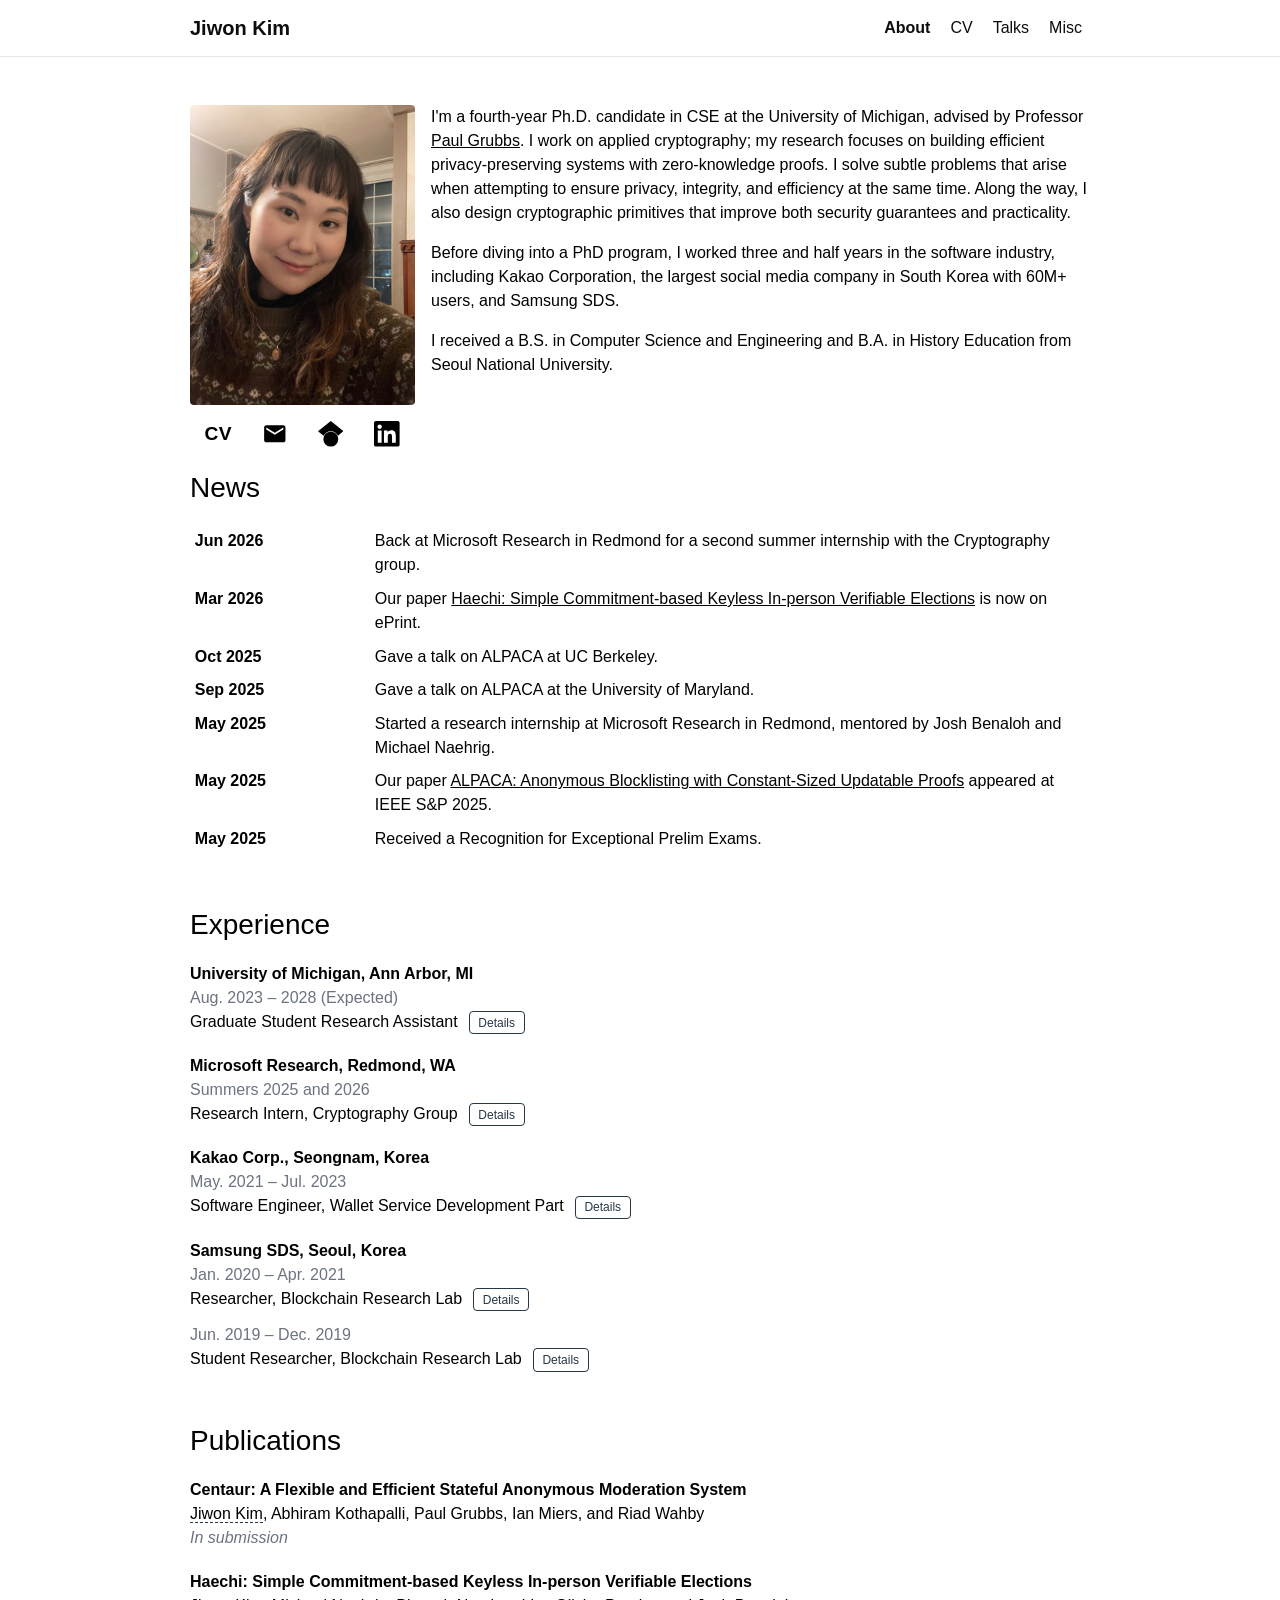
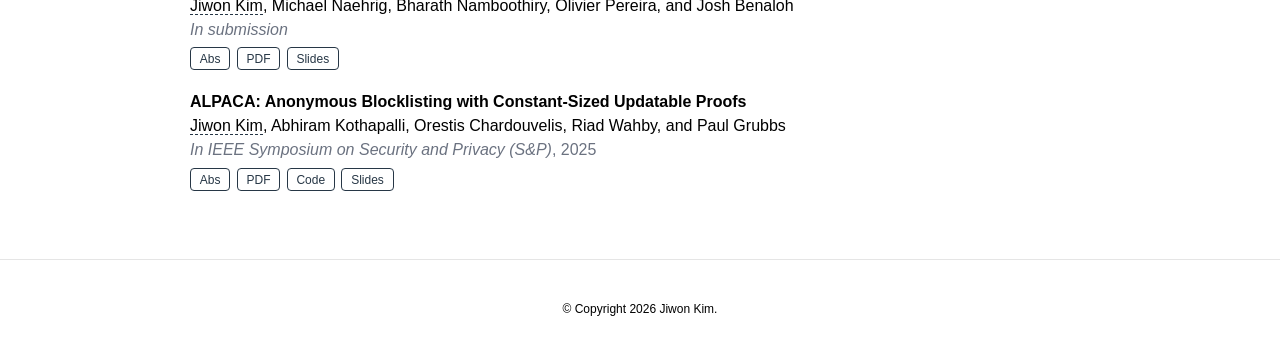
<file: index.html>
<!DOCTYPE html>
<html lang="en">
<head>
  <meta charset="utf-8">
  <meta name="viewport" content="width=device-width, initial-scale=1">
  <title>Jiwon Kim</title>
  <meta name="author" content="Jiwon Kim">
  <meta name="description" content="Jiwon Kim is a Ph.D. candidate in Computer Science and Engineering at the University of Michigan working on applied cryptography and zero-knowledge proofs.">
  <link rel="canonical" href="https://jiwonkim-park.github.io/">
  <link rel="stylesheet" href="style.css">
</head>
<body>

  <header>
    <nav class="navbar" aria-label="Main navigation">
      <div class="container">
        <a class="navbar-brand" href="index.html">Jiwon Kim</a>
        <ul class="navbar-nav">
          <li><a class="active" href="index.html" aria-current="page">About</a></li>
          <li><a href="cv.html">CV</a></li>
          <li><a href="talks.html">Talks</a></li>
          <li><a href="misc.html">Misc</a></li>
        </ul>
      </div>
    </nav>
  </header>

  <main class="container">
    <article>

      <div class="profile">
        <figure>
          <img src="jiwon_kim_casual_web.jpeg" alt="Photo of Jiwon Kim" width="800" height="1067" loading="eager">
        </figure>
        <div class="profile-social">
          <div class="contact-icons">
            <a href="cv.pdf" title="CV" aria-label="CV" target="_blank" rel="noopener">
              <span class="cv-text" aria-hidden="true">CV</span>
            </a>
            <a href="mailto:jiwonkp@umich.edu" title="Email" aria-label="Email">
              <svg viewBox="0 0 24 24" aria-hidden="true"><path d="M20 4H4c-1.1 0-1.99.9-1.99 2L2 18c0 1.1.9 2 2 2h16c1.1 0 2-.9 2-2V6c0-1.1-.9-2-2-2zm0 4l-8 5-8-5V6l8 5 8-5v2z"/></svg>
            </a>
            <a href="https://scholar.google.com/citations?user=R3R0p5MAAAAJ&amp;hl=en" title="Google Scholar" aria-label="Google Scholar" target="_blank" rel="noopener">
              <svg viewBox="0 0 24 24" aria-hidden="true"><path d="M5.242 13.769L0 9.5 12 0l12 9.5-5.242 4.269C17.548 11.249 14.978 9.5 12 9.5c-2.977 0-5.548 1.748-6.758 4.269zM12 10a7 7 0 1 0 0 14 7 7 0 0 0 0-14z"/></svg>
            </a>
            <a href="https://www.linkedin.com/in/jiwonkim-park/" title="LinkedIn" aria-label="LinkedIn" target="_blank" rel="noopener">
              <svg viewBox="0 0 24 24" aria-hidden="true"><path d="M20.447 20.452h-3.554v-5.569c0-1.328-.027-3.037-1.852-3.037-1.853 0-2.136 1.445-2.136 2.939v5.667H9.351V9h3.414v1.561h.046c.477-.9 1.637-1.85 3.37-1.85 3.601 0 4.267 2.37 4.267 5.455v6.286zM5.337 7.433c-1.144 0-2.063-.926-2.063-2.065 0-1.138.92-2.063 2.063-2.063 1.14 0 2.064.925 2.064 2.063 0 1.139-.925 2.065-2.064 2.065zm1.782 13.019H3.555V9h3.564v11.452zM22.225 0H1.771C.792 0 0 .774 0 1.729v20.542C0 23.227.792 24 1.771 24h20.451C23.2 24 24 23.227 24 22.271V1.729C24 .774 23.2 0 22.222 0h.003z"/></svg>
            </a>
          </div>
        </div>
      </div>

      <div class="about-text">
        <p>
          I'm a fourth-year Ph.D. candidate in CSE at the University of Michigan, advised by Professor <a href="https://web.eecs.umich.edu/~paulgrub/">Paul Grubbs</a>.
          I work on applied cryptography; my research focuses on building efficient privacy-preserving systems with zero-knowledge proofs. I solve subtle problems that arise when attempting to ensure privacy, integrity, and efficiency at the same time. Along the way, I also design cryptographic primitives that improve both security guarantees and practicality.
        </p>
        <p>
          Before diving into a PhD program, I worked three and half years in the software industry, including Kakao Corporation, the largest social media company in South Korea with 60M+ users, and Samsung SDS.
        </p>
        <p>
          I received a B.S. in Computer Science and Engineering and B.A. in History Education from Seoul National University.
        </p>
      </div>

      <section class="about-news" aria-labelledby="news-heading">
        <h2 id="news-heading">News</h2>
        <div class="news">
          <div class="table-responsive">
            <table>
              <!-- Newest first. To add an item, copy a <tr> block to the top. -->
              <tr>
                <th scope="row">Jun 2026</th>
                <td>Back at Microsoft Research in Redmond for a second summer internship with the Cryptography group.</td>
              </tr>
              <tr>
                <th scope="row">Mar 2026</th>
                <td>Our paper <a href="https://eprint.iacr.org/2026/613">Haechi: Simple Commitment-based Keyless In-person Verifiable Elections</a> is now on ePrint.</td>
              </tr>
              <tr>
                <th scope="row">Oct 2025</th>
                <td>Gave a talk on ALPACA at UC Berkeley.</td>
              </tr>
              <tr>
                <th scope="row">Sep 2025</th>
                <td>Gave a talk on ALPACA at the University of Maryland.</td>
              </tr>
              <tr>
                <th scope="row">May 2025</th>
                <td>Started a research internship at Microsoft Research in Redmond, mentored by Josh Benaloh and Michael Naehrig.</td>
              </tr>
              <tr>
                <th scope="row">May 2025</th>
                <td>Our paper <a href="https://ia.cr/2025/767">ALPACA: Anonymous Blocklisting with Constant-Sized Updatable Proofs</a> appeared at IEEE S&amp;P 2025.</td>
              </tr>
              <tr>
                <th scope="row">May 2025</th>
                <td>Received a Recognition for Exceptional Prelim Exams.</td>
              </tr>
            </table>
          </div>
        </div>
      </section>

      <section class="about-experience" aria-labelledby="experience-heading">
        <h2 id="experience-heading">Experience</h2>

        <div class="entry">
          <div class="title">University of Michigan, Ann Arbor, MI</div>
          <div class="meta">Aug. 2023 &ndash; 2028 (Expected)</div>
          <div class="role">Graduate Student Research Assistant <button type="button" class="btn-sm details-toggle" aria-expanded="false" aria-controls="exp-umich">Details</button></div>
          <div class="details" id="exp-umich">
            <ul>
              <li>Built two anonymous moderation systems: (a) ALPACA achieves O(1) proof size and verifier time by designing an unlinkable variant of Incremental Verifiable Computation (IVC); (b) Centaur achieves optimal prover time across usage patterns by enabling dynamic verifiable user-server state synchronization via Non-uniform IVC; 630x speedup on the median Wikipedia workload.</li>
              <li>Formalized security definitions with security games; proved security with non-trivial game hops and reductions.</li>
            </ul>
          </div>
        </div>

        <div class="entry">
          <div class="title">Microsoft Research, Redmond, WA</div>
          <div class="meta">Summers 2025 and 2026</div>
          <div class="role">Research Intern, Cryptography Group <button type="button" class="btn-sm details-toggle" aria-expanded="false" aria-controls="exp-msr">Details</button></div>
          <div class="details" id="exp-msr">
            <p>Mentors: Josh Benaloh (2025&ndash;2026) and Michael Naehrig (2025)</p>
            <ul>
              <li>(2025) Developed a new zero-knowledge proof scheme that proves a ballot satisfies a voting rule based on the compressed-Sigma technique, enabling a new design of verifiable election with vector commitments.</li>
              <li>(2025) For a voting with 1M voters and 100 candidates, reduced the bulletin board size from 120GB (SOTA) to 576MB.</li>
              <li>(2026) Extended the verifiable election scheme to provide post-quantum integrity using BDLOP commitments and <i>d</i>-ary bootstrapping for commitment aggregation.</li>
              <li>(2026) Developed a new approach to verifiable ranked-choice voting, reducing communication complexity from O(n<sup>3</sup>) in SOTA to <span style="white-space: nowrap">O(n log n)</span> for n candidates.</li>
            </ul>
          </div>
        </div>

        <div class="entry">
          <div class="title">Kakao Corp., Seongnam, Korea</div>
          <div class="meta">May. 2021 &ndash; Jul. 2023</div>
          <div class="role">Software Engineer, Wallet Service Development Part <button type="button" class="btn-sm details-toggle" aria-expanded="false" aria-controls="exp-kakao">Details</button></div>
          <div class="details" id="exp-kakao">
            <p>Kakao offers KakaoTalk, a Korea-based messenger app with 97% market share.</p>
            <ul>
              <li>Designed and implemented a new platform to securely issue, store, and present users&rsquo; identity information, including a prototype of anonymous credential.</li>
              <li>Implemented features for issuing users&rsquo; Kakao public key certificates and generating users&rsquo; digital signatures; these are used for two-factor authentication in Korean government and online banking websites.</li>
            </ul>
          </div>
        </div>

        <div class="entry">
          <div class="title">Samsung SDS, Seoul, Korea</div>
          <div class="meta">Jan. 2020 &ndash; Apr. 2021</div>
          <div class="role">Researcher, Blockchain Research Lab <button type="button" class="btn-sm details-toggle" aria-expanded="false" aria-controls="exp-sds">Details</button></div>
          <div class="details" id="exp-sds">
            <ul>
              <li>Invented and implemented a cryptographic scheme for blockchain that shares actual files only with the owners and stores metadata to the distributed ledger [Korea Patent 10-2020-0059823].</li>
              <li>Modeled a real-time private blockchain banking system and improved the TPS by 33% through a batch processor and a database connection resource scheduler [Korea Patent 10-2022-0160299].</li>
            </ul>
          </div>
          <div class="role-block">
            <div class="meta">Jun. 2019 &ndash; Dec. 2019</div>
            <div class="role">Student Researcher, Blockchain Research Lab <button type="button" class="btn-sm details-toggle" aria-expanded="false" aria-controls="exp-sds-student">Details</button></div>
            <div class="details" id="exp-sds-student">
              <ul>
                <li>Surveyed blockchain consensus algorithms and proposed an evaluation standard that helps determine appropriate consensus algorithms for specific purposes.</li>
              </ul>
            </div>
          </div>
        </div>
      </section>

      <section class="publications-section" aria-labelledby="publications-heading">
        <h2 id="publications-heading">Publications</h2>
        <div class="publications">

          <ol>
            <li class="pub">
              <div class="title">Centaur: A Flexible and Efficient Stateful Anonymous Moderation System</div>
              <div class="author"><em class="me">Jiwon Kim</em>, Abhiram Kothapalli, Paul Grubbs, Ian Miers, and Riad Wahby</div>
              <div class="periodical"><em>In submission</em></div>
            </li>
            <li class="pub">
              <div class="title">Haechi: Simple Commitment-based Keyless In-person Verifiable Elections</div>
              <div class="author"><em class="me">Jiwon Kim</em>, Michael Naehrig, Bharath Namboothiry, Olivier Pereira, and Josh Benaloh</div>
              <div class="periodical"><em>In submission</em></div>
              <div class="links">
                <button type="button" class="btn-sm abs-toggle" aria-expanded="false" aria-controls="abs-haechi">Abs</button>
                <a href="https://eprint.iacr.org/2026/613" target="_blank" rel="noopener">PDF</a>
                <a href="https://drive.google.com/file/d/1FR7nRtGaDJrYKLiqdKc96JKc7fpoAB1a/view?usp=sharing" target="_blank" rel="noopener">Slides</a>
                <!-- Add once available:
                <a href="CODE-URL" target="_blank" rel="noopener">Code</a>
                -->
              </div>
              <div class="abstract" id="abs-haechi">
                <p>Verifiable election systems allow voters to verify that their secret ballots were accurately recorded and counted, while enabling anyone to verify the announced tallies. However, two practical obstacles stand between this guarantee and actual verification. First, public election records can be prohibitively large: for an election with one million ballots, deployed systems may publish more than 100GB of cryptographic data. Second, most existing systems protect ballot privacy through encryption, introducing key management&mdash;usually one of the most cumbersome and error-prone components of election administration.</p>
                <p>We present Haechi, a keyless verifiable election scheme for in-person voting, based on cryptographic vector commitments rather than encryption. At the core of Haechi is a new zero-knowledge proof of ballot well-formedness based on Compressed &Sigma;-protocol theory. Our proof scheme proves the validity of an entire ballot using only a logarithmic number of group elements in the number of the ballot options. This allows all of a voter&rsquo;s selections to be encoded into a single vector commitment.</p>
                <p>With this approach, Haechi reduces the data required for public verification by more than an order of magnitude compared to prior in-person verifiable election systems. Haechi thereby makes verifications for large-scale election considerably more practical. We also give a post-quantum instantiation of Haechi based on lattice commitments, which preserves the same keyless workflow at the cost of larger election records.</p>
              </div>
            </li>
            <li class="pub">
              <div class="title">ALPACA: Anonymous Blocklisting with Constant-Sized Updatable Proofs</div>
              <div class="author"><em class="me">Jiwon Kim</em>, Abhiram Kothapalli, Orestis Chardouvelis, Riad Wahby, and Paul Grubbs</div>
              <div class="periodical"><em>In IEEE Symposium on Security and Privacy (S&amp;P)</em>, 2025</div>
              <div class="links">
                <button type="button" class="btn-sm abs-toggle" aria-expanded="false" aria-controls="abs-alpaca">Abs</button>
                <a href="https://ia.cr/2025/767" target="_blank" rel="noopener">PDF</a>
                <a href="https://github.com/jiwonkimpark/alpaca" target="_blank" rel="noopener">Code</a>
                <a href="https://drive.google.com/file/d/1SrtIHLx8ya5li8jAe0bEOMqR8d6dQFfI/view?usp=share_link" target="_blank" rel="noopener">Slides</a>
              </div>
              <div class="abstract" id="abs-alpaca">
                <p>In recent years, online anonymity has become increasingly important but is under threat due to the challenges of moderating anonymous spaces. A promising cryptographic solution, known as anonymous blocklisting, allows users to post anonymously while still enabling moderation. Moderation via anonymous blocklisting roughly works by requiring that when users post a message they attach a cryptographic proof that they did not author any posts on a &ldquo;blocklist&rdquo;.</p>
                <p>Existing anonymous blocklisting schemes are unfortunately still far from achieving practical performance for large blocklists. This is essentially due to all prior works requiring a user to (cryptographically) reprocess blocklist entries many times. Relatedly, prior works have relatively high verification times and proof sizes.</p>
                <p>In this work, we introduce ALPACA, the first anonymous blocklisting system with the property that a user only needs to do a constant amount of work per blocklist entry. Thus, our scheme has asymptotically optimal performance. Our scheme is also the first to have verification times and proof sizes that are independent of the number of blocklist entries.</p>
                <p>Our key technique is a new variant of incrementally verifiable computation (IVC), designed to ensure anonymity. Along the way, we introduce new definitions to formally establish security. On a mid-range laptop, ALPACA&rsquo;s proof generation time is always 6.15 seconds and proof size is 25.6KBs. On a server, the verification time is always 400ms.</p>
              </div>
            </li>
          </ol>

        </div>
      </section>

    </article>
  </main>

  <footer>
    <div class="container">&copy; Copyright 2026 Jiwon Kim.</div>
  </footer>

  <script>
    document.querySelectorAll('.abs-toggle, .details-toggle').forEach(function (btn) {
      btn.addEventListener('click', function () {
        var box = document.getElementById(btn.getAttribute('aria-controls'));
        var open = box.classList.toggle('open');
        btn.setAttribute('aria-expanded', open ? 'true' : 'false');
      });
    });
  </script>
</body>
</html>
</file>
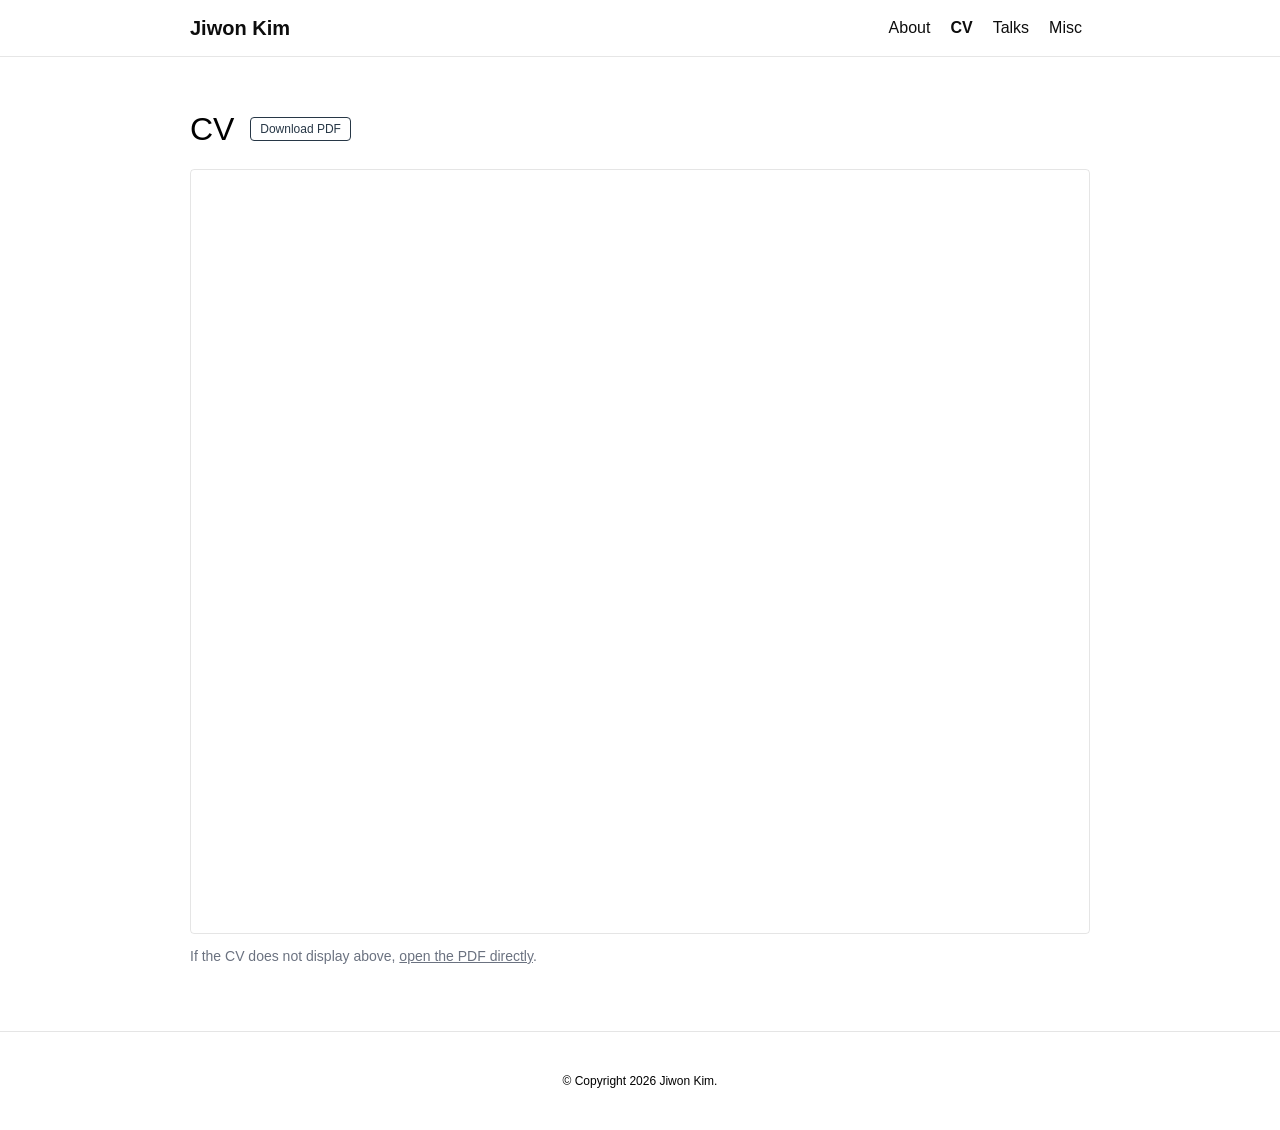
<file: cv.html>
<!DOCTYPE html>
<html lang="en">
<head>
  <meta charset="utf-8">
  <meta name="viewport" content="width=device-width, initial-scale=1">
  <title>CV | Jiwon Kim</title>
  <meta name="author" content="Jiwon Kim">
  <meta name="description" content="Curriculum vitae of Jiwon Kim.">
  <link rel="canonical" href="https://jiwonkim-park.github.io/cv.html">
  <link rel="stylesheet" href="style.css">
</head>
<body>

  <header>
    <nav class="navbar" aria-label="Main navigation">
      <div class="container">
        <a class="navbar-brand" href="index.html">Jiwon Kim</a>
        <ul class="navbar-nav">
          <li><a href="index.html">About</a></li>
          <li><a class="active" href="cv.html" aria-current="page">CV</a></li>
          <li><a href="talks.html">Talks</a></li>
          <li><a href="misc.html">Misc</a></li>
        </ul>
      </div>
    </nav>
  </header>

  <main class="container">
    <article>
      <div class="cv-header">
        <h1>CV</h1>
        <a class="btn-sm" href="cv.pdf" target="_blank" rel="noopener">Download PDF</a>
      </div>
      <iframe class="cv-embed" src="cv.pdf#view=FitH" title="CV of Jiwon Kim"></iframe>
      <p class="cv-fallback">If the CV does not display above, <a href="cv.pdf" target="_blank" rel="noopener">open the PDF directly</a>.</p>
    </article>
  </main>

  <footer>
    <div class="container">&copy; Copyright 2026 Jiwon Kim.</div>
  </footer>
</body>
</html>
</file>
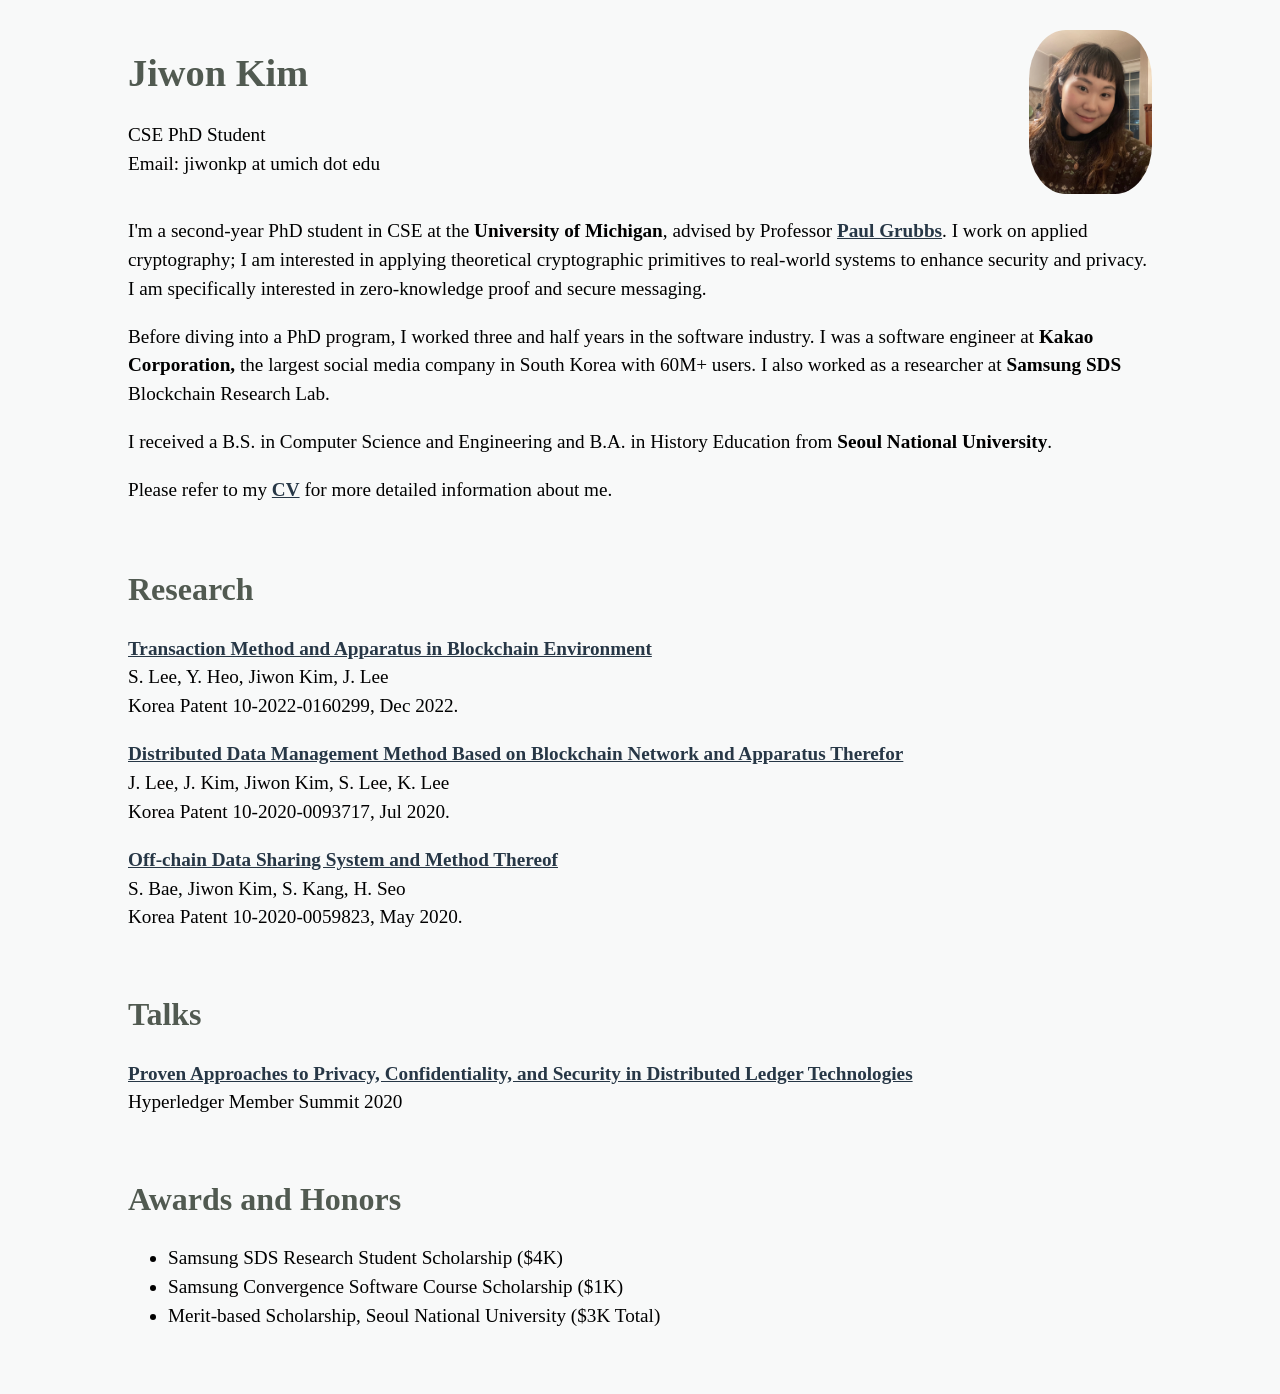
<file: main.html>
<!DOCTYPE html>
<html>
<meta name="viewport" content="width=device-width, initial-scale=1.0">
   <head>
      <title>Jiwon Kim</title>
   	  <style>
		body {background-color: #f8f9f9; margin-left: 10%; margin-right: 10%;  margin-top: 2%; }
		h1   {color: #515a51; font-size: 3vw;}
		h2	 {color: #515a51; font-size: 2.5vw;}
		p, ul    {color: black; font-size: 1.5vw; line-height: 1.5em;}
		a, u    {color: #273746; }
		img	 {border-radius: 30%; max-width: 20%;}
		.me {
			display: flex;
			align-items: center;
			justify-content: space-between;
		}
		.intro {
			padding-bottom: 2%; 
		}
		@media (max-width: 768px) {
  			/* For mobile phones: */
			h1 {font-size: 6vw;}
			h2 {font-size: 6vw;}
			p, ul {font-size: 3vw;}
		}
</style>
   </head> 
   <body>
      <header> 
	  <div class="me">
	  	<div class="name">
      	<h1>Jiwon Kim</h1>
		<p class="simple-intro">
		CSE PhD Student
		<br>
		Email: jiwonkp at umich dot edu
		</p>
	  	
		</div>
	  	
	  		<img src="jiwon_kim_casual.jpg" alt="Photo of me" width=12%>
	  	
	  </div>
	  <div class="intro">
	  	<p>
	  	I'm a second-year PhD student in CSE at the <b>University of Michigan</b>, advised by Professor <b><a href="https://web.eecs.umich.edu/~paulgrub/">Paul Grubbs</a></b>. I work on applied cryptography; I am interested in applying theoretical cryptographic primitives to real-world systems to enhance security and privacy. I am specifically interested in zero-knowledge proof and secure messaging.
		</p>
		<p>
		Before diving into a PhD program, I worked three and half years in the software industry. I was a software engineer at <b>Kakao Corporation,</b> the largest social media company in South Korea with 60M+ users. I also worked as a researcher at <b>Samsung SDS</b> Blockchain Research Lab.
</p>
		<p>
		I received a B.S. in Computer Science and Engineering and B.A. in History Education from <b>Seoul National University</b>.
		</p>
		<p>
		Please refer to my <b><a href="https://drive.google.com/file/d/1bSJq8H6-XZsnbHO415GZpHRQTdOTE4tZ/view">CV</a></b> for more detailed information about me.
		</p>
	  </div>
      </header>
     
         <div class=”contents">
         	<h2>Research</h2>
			<p>
			<b><u>Transaction Method and Apparatus in Blockchain Environment</u></b>
			<br>
			S. Lee, Y. Heo, Jiwon Kim, J. Lee
			<br>
			Korea Patent 10-2022-0160299, Dec 2022.
			</p>
			<p>
			<b><u>Distributed Data Management Method Based on Blockchain Network and Apparatus Therefor</u></b>
			<br>
			J. Lee, J. Kim, Jiwon Kim, S. Lee, K. Lee
			<br>
			Korea Patent 10-2020-0093717, Jul 2020.
			</p>
		 	<p>
			<b><u>Off-chain Data Sharing System and Method Thereof</u></b>
			<br>
			S. Bae, Jiwon Kim, S. Kang, H. Seo
			<br>
			Korea Patent 10-2020-0059823, May 2020.
			</p>
		 </div>
		 <br>
		 <div class="contents">
		 <h2>Talks</h2>
			<p>
			<b><u>Proven Approaches to Privacy, Confidentiality, and Security in Distributed Ledger Technologies</u></b>
			<br>
			Hyperledger Member Summit 2020
			</p>
		 </div>
		 <br>
		 <div class="contents">
		 <h2>Awards and Honors</h2>
		 <ul>
  			<li>Samsung SDS Research Student Scholarship ($4K) </li>
  			<li>Samsung Convergence Software Course Scholarship ($1K) </li>
  			<li>Merit-based Scholarship, Seoul National University ($3K Total)</li>
		 </ul>
		 </div>
		 <br>
      <br>
	  <!--
      <footer>
         <a href=”twitter.com/author”>Twitter</a>
         <a href=”facebook.com/author”>Facebook</a>
         <a href=”instagram.com/author”>Instagram</a>
      </footer>
	  -->
    </body>
</html>
</file>
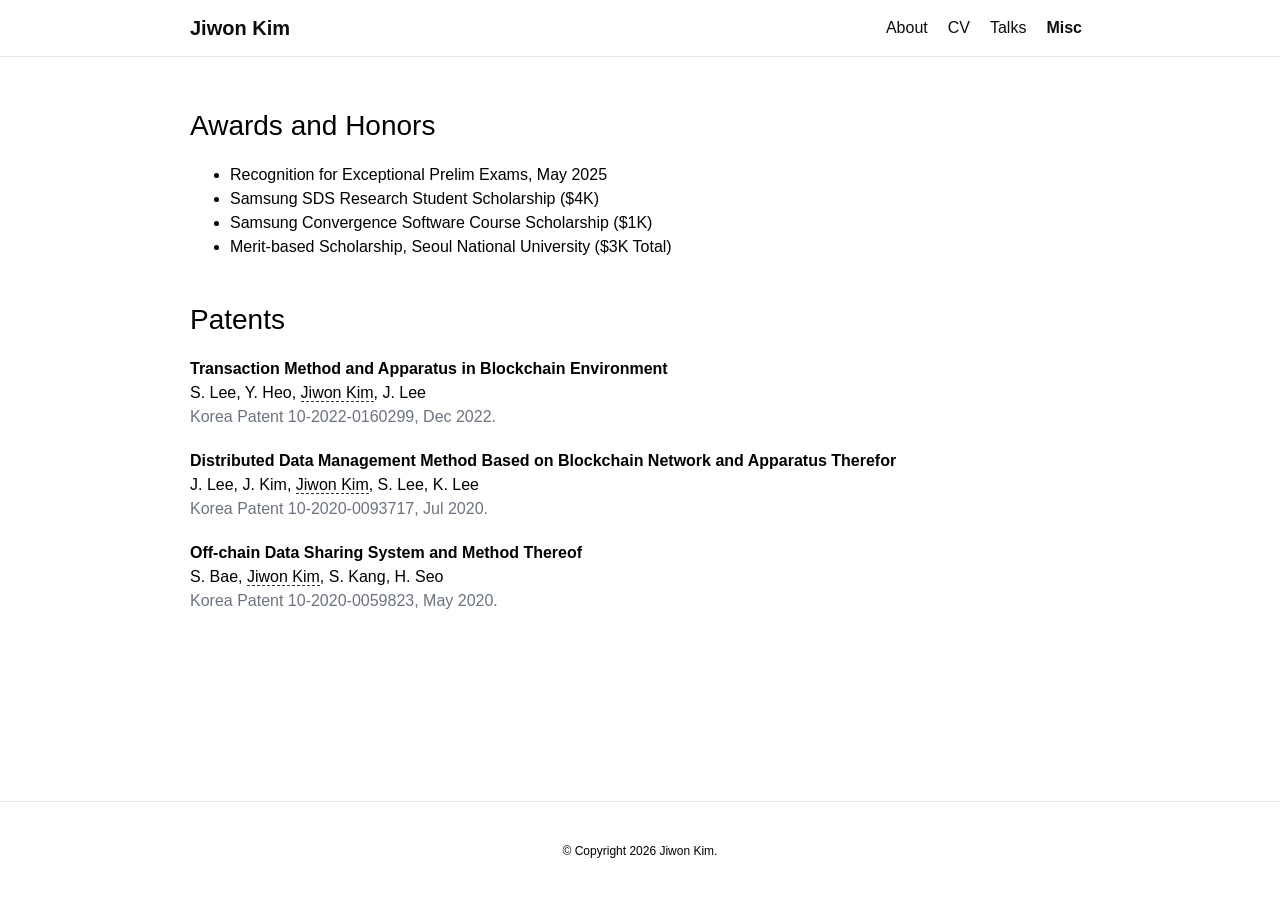
<file: misc.html>
<!DOCTYPE html>
<html lang="en">
<head>
  <meta charset="utf-8">
  <meta name="viewport" content="width=device-width, initial-scale=1">
  <title>Misc | Jiwon Kim</title>
  <meta name="author" content="Jiwon Kim">
  <meta name="description" content="Experience, awards, and patents of Jiwon Kim.">
  <link rel="canonical" href="https://jiwonkim-park.github.io/misc.html">
  <link rel="stylesheet" href="style.css">
</head>
<body>

  <header>
    <nav class="navbar" aria-label="Main navigation">
      <div class="container">
        <a class="navbar-brand" href="index.html">Jiwon Kim</a>
        <ul class="navbar-nav">
          <li><a href="index.html">About</a></li>
          <li><a href="cv.html">CV</a></li>
          <li><a href="talks.html">Talks</a></li>
          <li><a class="active" href="misc.html" aria-current="page">Misc</a></li>
        </ul>
      </div>
    </nav>
  </header>

  <main class="container">
    <article>

      <section class="page-section" aria-labelledby="awards-heading">
        <h2 id="awards-heading">Awards and Honors</h2>
        <ul>
          <li>Recognition for Exceptional Prelim Exams, May 2025</li>
          <li>Samsung SDS Research Student Scholarship ($4K)</li>
          <li>Samsung Convergence Software Course Scholarship ($1K)</li>
          <li>Merit-based Scholarship, Seoul National University ($3K Total)</li>
        </ul>
      </section>

      <section class="page-section" aria-labelledby="patents-heading">
        <h2 id="patents-heading">Patents</h2>

        <div class="entry">
          <div class="title">Transaction Method and Apparatus in Blockchain Environment</div>
          <div>S. Lee, Y. Heo, <em class="me">Jiwon Kim</em>, J. Lee</div>
          <div class="meta">Korea Patent 10-2022-0160299, Dec 2022.</div>
        </div>

        <div class="entry">
          <div class="title">Distributed Data Management Method Based on Blockchain Network and Apparatus Therefor</div>
          <div>J. Lee, J. Kim, <em class="me">Jiwon Kim</em>, S. Lee, K. Lee</div>
          <div class="meta">Korea Patent 10-2020-0093717, Jul 2020.</div>
        </div>

        <div class="entry">
          <div class="title">Off-chain Data Sharing System and Method Thereof</div>
          <div>S. Bae, <em class="me">Jiwon Kim</em>, S. Kang, H. Seo</div>
          <div class="meta">Korea Patent 10-2020-0059823, May 2020.</div>
        </div>
      </section>

    </article>
  </main>

  <footer>
    <div class="container">&copy; Copyright 2026 Jiwon Kim.</div>
  </footer>
</body>
</html>
</file>
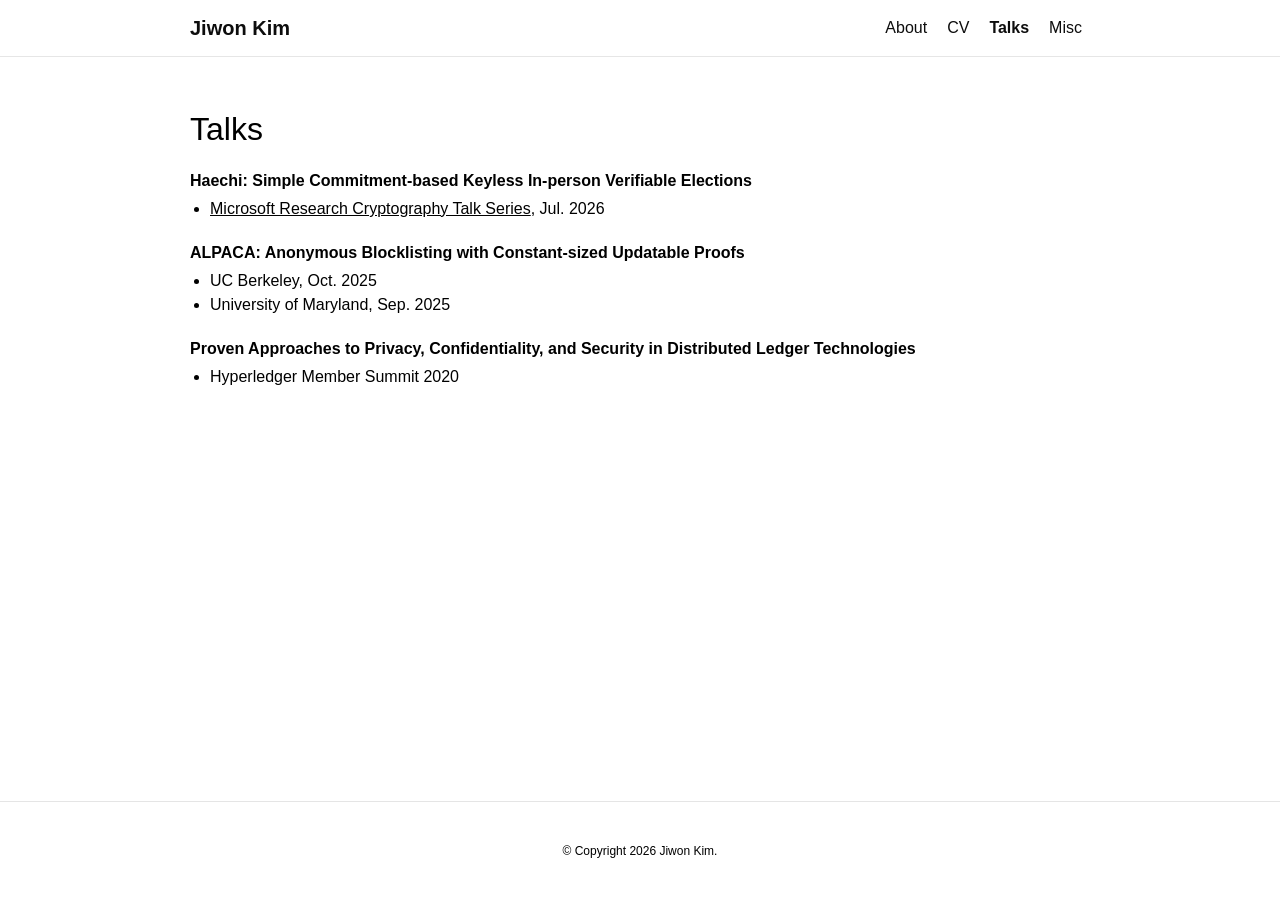
<file: talks.html>
<!DOCTYPE html>
<html lang="en">
<head>
  <meta charset="utf-8">
  <meta name="viewport" content="width=device-width, initial-scale=1">
  <title>Talks | Jiwon Kim</title>
  <meta name="author" content="Jiwon Kim">
  <meta name="description" content="Talks given by Jiwon Kim.">
  <link rel="canonical" href="https://jiwonkim-park.github.io/talks.html">
  <link rel="stylesheet" href="style.css">
</head>
<body>

  <header>
    <nav class="navbar" aria-label="Main navigation">
      <div class="container">
        <a class="navbar-brand" href="index.html">Jiwon Kim</a>
        <ul class="navbar-nav">
          <li><a href="index.html">About</a></li>
          <li><a href="cv.html">CV</a></li>
          <li><a class="active" href="talks.html" aria-current="page">Talks</a></li>
          <li><a href="misc.html">Misc</a></li>
        </ul>
      </div>
    </nav>
  </header>

  <main class="container">
    <article>
      <h1>Talks</h1>

      <div class="entry">
        <div class="title">Haechi: Simple Commitment-based Keyless In-person Verifiable Elections</div>
        <ul>
          <li><a href="https://www.microsoft.com/en-us/research/video/haechi-simple-commitment-based-keyless-in-person-verifiable-elections/" target="_blank" rel="noopener">Microsoft Research Cryptography Talk Series</a>, Jul. 2026</li>
        </ul>
      </div>

      <div class="entry">
        <div class="title">ALPACA: Anonymous Blocklisting with Constant-sized Updatable Proofs</div>
        <ul>
          <li>UC Berkeley, Oct. 2025</li>
          <li>University of Maryland, Sep. 2025</li>
        </ul>
      </div>

      <div class="entry">
        <div class="title">Proven Approaches to Privacy, Confidentiality, and Security in Distributed Ledger Technologies</div>
        <ul>
          <li>Hyperledger Member Summit 2020</li>
        </ul>
      </div>
    </article>
  </main>

  <footer>
    <div class="container">&copy; Copyright 2026 Jiwon Kim.</div>
  </footer>
</body>
</html>
</file>
<file: style.css>
/* Shared stylesheet for jiwonkim-park.github.io
   Layout modelled on the al-folio theme: fixed top nav, floated profile photo
   with an icon row, news table, and year-grouped publication list. */

:root {
  --bg: #ffffff;
  --text: #000000;
  --text-light: #6b7280;
  --theme: #273746;        /* hover / accent colour */
  --on-theme: #ffffff;
  --divider: rgba(0, 0, 0, 0.1);
  --soft: #f5f6f6;         /* abstract background */
  --nav-h: 57px;
  --max-w: 930px;
}

* { box-sizing: border-box; }
html { -webkit-text-size-adjust: 100%; }

body {
  margin: 0;
  min-height: 100vh;
  display: flex;
  flex-direction: column;
  padding-top: var(--nav-h);
  font-family: Optima, Arial, sans-serif;
  font-size: 1rem;
  line-height: 1.5;
  color: var(--text);
  background-color: var(--bg);
}

.container {
  width: 100%;
  max-width: var(--max-w);
  margin: 0 auto;
  padding: 0 15px;
}

main.container {
  margin-top: 3rem;
  flex: 1 0 auto;
}

a { color: inherit; text-decoration: underline; }
a:hover { color: var(--theme); }

h1 { font-size: 2rem; font-weight: 500; margin: 0 0 1rem; }
h2 { font-size: 1.75rem; font-weight: 500; margin: 0 0 1rem; }
h3 { font-size: 1.25rem; font-weight: 500; margin: 1.5rem 0 0.5rem; }
p { margin: 0 0 1rem; }

/* ---------- Navigation ---------- */
.navbar {
  position: fixed;
  top: 0; left: 0; right: 0;
  height: var(--nav-h);
  background-color: var(--bg);
  opacity: 0.95;
  border-bottom: 1px solid var(--divider);
  z-index: 100;
}
.navbar .container {
  height: 100%;
  display: flex;
  align-items: center;
  justify-content: space-between;
}
.navbar-brand {
  font-size: 1.25rem;
  font-weight: 700;
  text-decoration: none;
  white-space: nowrap;
}
.navbar-nav {
  display: flex;
  list-style: none;
  margin: 0;
  padding: 0;
  gap: 0.25rem;
}
.navbar-nav a {
  display: block;
  padding: 0.5rem 0.5rem;
  text-decoration: none;
  font-weight: 400;
}
.navbar-nav a.active { font-weight: 700; }

/* ---------- Profile (photo + icon buttons) ---------- */
.profile {
  float: left;
  width: 25%;
  margin-right: 1rem;
  margin-bottom: 1rem;
}
.profile figure { margin: 0; }
.profile img {
  display: block;
  width: 100%;
  height: auto;
  border-radius: 0.25rem;
}
.profile-social { margin-top: 0.75rem; }
.contact-icons {
  display: grid;
  grid-template-columns: repeat(4, minmax(0, 1fr));
  align-items: center;
}
.contact-icons a {
  display: flex;
  align-items: center;
  justify-content: center;
  padding: 0.25rem 0;
  text-decoration: none;
}
.contact-icons svg {
  width: 1.6rem;
  height: 1.6rem;
  fill: currentColor;
}
.contact-icons .cv-text {
  font-size: 1.2rem;
  font-weight: 700;
  line-height: 1.6rem;
  letter-spacing: 0.02em;
}

.about-text p { text-align: left; }

/* ---------- Experience (home page) ---------- */
.about-experience { clear: both; margin-top: 3rem; }

/* ---------- News ---------- */
.about-news {
  clear: both;
  margin-top: 3rem;
}
.news .table-responsive {
  max-height: 60vw;
  overflow-y: auto;
}
.news table {
  width: 100%;
  border-collapse: collapse;
}
.news th,
.news td {
  padding: 0.3rem;
  vertical-align: top;
  text-align: left;
}
.news th {
  width: 20%;
  font-weight: 700;
  white-space: nowrap;
}

/* ---------- Publications ---------- */
.publications-section { margin-top: 3rem; }
.publications ol {
  list-style: none;
  margin: 0;
  padding: 0;
}
.pub { margin-bottom: 1.25rem; }
.pub .title { font-weight: 700; }
.me {
  font-style: normal;
  border-bottom: 1px dashed var(--theme);
}
.pub .periodical { color: var(--text-light); }
.pub .links {
  display: flex;
  flex-wrap: wrap;
  align-items: center;
  gap: 0.4rem;
  margin-top: 0.35rem;
}
.btn-sm,
.pub .links a,
.pub .links button {
  font: inherit;
  font-size: 0.75rem;
  line-height: 1.5;
  padding: 0.1rem 0.55rem;
  border: 1px solid var(--theme);
  border-radius: 0.25rem;
  color: var(--theme);
  background: transparent;
  text-decoration: none;
  cursor: pointer;
}
.btn-sm:hover,
.btn-sm[aria-expanded="true"],
.pub .links a:hover,
.pub .links button:hover,
.pub .links button[aria-expanded="true"] {
  background-color: var(--theme);
  color: var(--on-theme);
}
.pub .abstract,
.entry .details {
  display: none;
  margin-top: 0.6rem;
  padding: 0.25rem 1rem;
  border-left: 3px solid var(--theme);
  background-color: var(--soft);
  font-size: 0.9rem;
}
.pub .abstract.open,
.entry .details.open { display: block; }
.pub .abstract p,
.entry .details p { margin: 0.6rem 0; }
.entry .details ul { margin: 0.6rem 0; padding-left: 1.25rem; }
.entry .details li { margin: 0.25rem 0; }

/* ---------- Talks / Misc pages ---------- */
.entry { margin-bottom: 1.25rem; }
.entry .title { font-weight: 700; }
.entry .meta { color: var(--text-light); }
.entry .role .btn-sm {
  vertical-align: middle;
  margin-left: 0.4rem;
}
.entry .role-block { margin-top: 0.75rem; }
.entry ul { margin: 0.25rem 0 0; padding-left: 1.25rem; }
.page-section { margin-bottom: 2.5rem; }
.page-section > h2 { margin-top: 2rem; }
.page-section:first-of-type > h2 { margin-top: 0; }

/* ---------- CV page ---------- */
.cv-header {
  display: flex;
  align-items: center;
  gap: 1rem;
  margin-bottom: 1rem;
}
.cv-header h1 { margin: 0; }
.cv-embed {
  display: block;
  width: 100%;
  height: 85vh;
  min-height: 600px;
  border: 1px solid var(--divider);
  border-radius: 0.25rem;
}
.cv-fallback {
  margin-top: 0.75rem;
  font-size: 0.875rem;
  color: var(--text-light);
}

/* ---------- Footer ---------- */
footer {
  margin-top: 3rem;
  border-top: 1px solid var(--divider);
  padding: 40px 0;
  font-size: 0.75rem;
  text-align: center;
}

/* ---------- Phones ---------- */
@media (max-width: 575.98px) {
  .profile {
    float: none;
    width: auto;
    margin-right: 0;
    margin-bottom: 1.5rem;
  }
  .profile figure,
  .profile .contact-icons {
    width: 60%;
    max-width: 15rem;
    margin-left: auto;
    margin-right: auto;
  }
  .navbar-brand { font-size: 1.1rem; }
  .navbar-nav a { padding: 0.5rem 0.35rem; }
  .news th { width: 28%; }
  .news .table-responsive { max-height: 60vh; }
}
</file>
